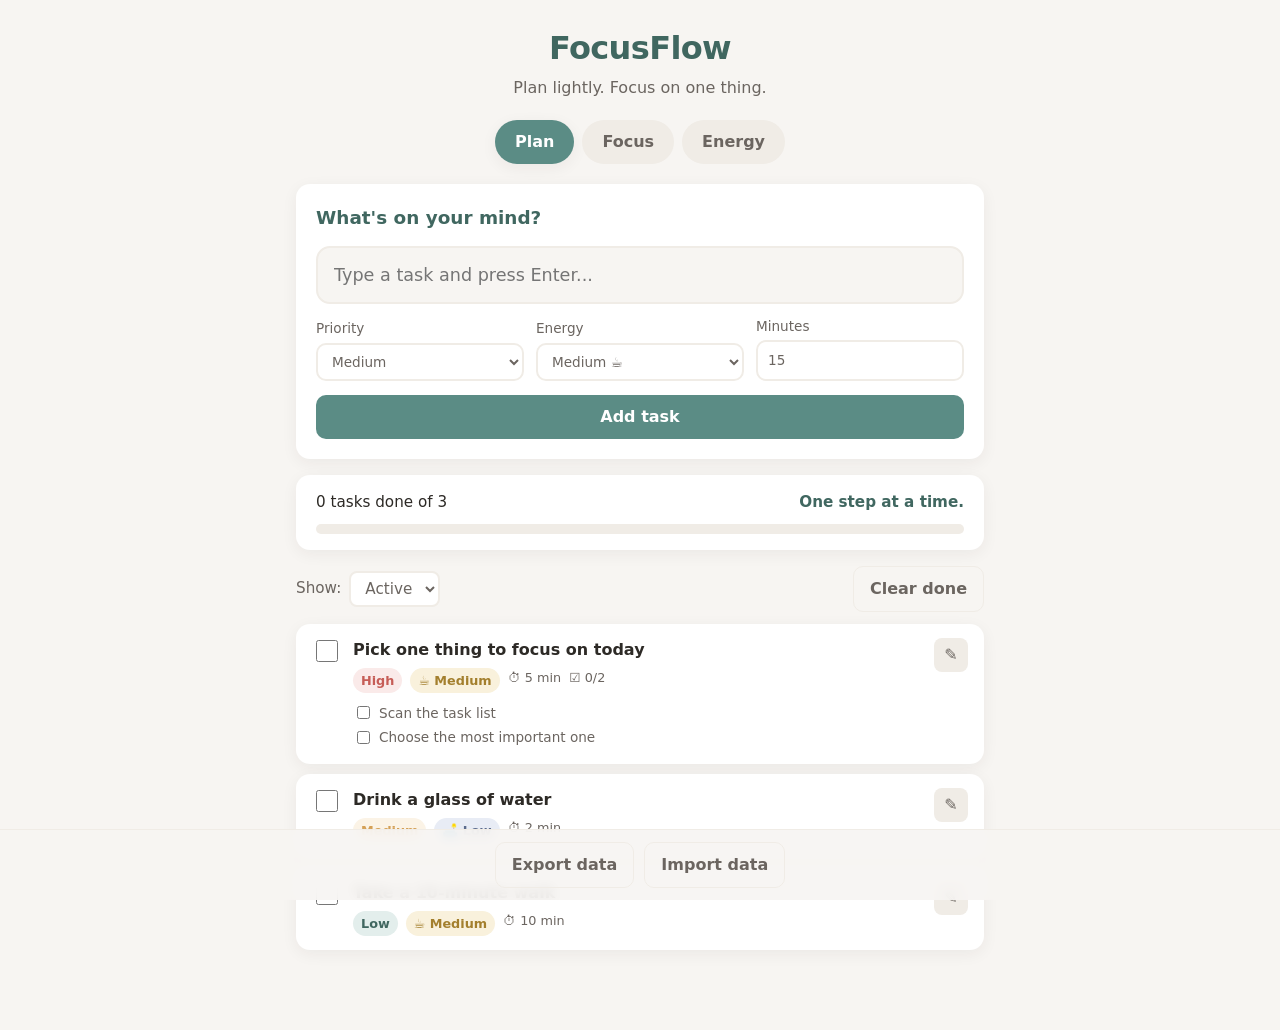
<file: projects/adhd-planner/index.html>
<!DOCTYPE html>
<html lang="en">
<head>
  <meta charset="UTF-8">
  <meta name="viewport" content="width=device-width, initial-scale=1.0">
  <title>FocusFlow — ADHD Planner</title>
  <link rel="stylesheet" href="styles.css">
</head>
<body>
  <div class="app">
    <header class="app-header">
      <h1>FocusFlow</h1>
      <p class="tagline">Plan lightly. Focus on one thing.</p>
    </header>

    <nav class="tabs" role="tablist" aria-label="App views">
      <button class="tab active" data-view="plan" role="tab" aria-selected="true">Plan</button>
      <button class="tab" data-view="focus" role="tab" aria-selected="false">Focus</button>
      <button class="tab" data-view="energy" role="tab" aria-selected="false">Energy</button>
    </nav>

    <main id="main">
      <!-- Plan View -->
      <section id="plan-view" class="view active" aria-labelledby="plan-tab">
        <div class="card capture-card">
          <h2>What's on your mind?</h2>
          <form id="add-form" class="add-form">
            <input
              type="text"
              id="new-task-title"
              class="big-input"
              placeholder="Type a task and press Enter..."
              autocomplete="off"
              aria-label="New task"
            />
            <div class="task-options">
              <label>
                Priority
                <select id="new-task-priority" aria-label="Priority">
                  <option value="3">High</option>
                  <option value="2" selected>Medium</option>
                  <option value="1">Low</option>
                </select>
              </label>
              <label>
                Energy
                <select id="new-task-energy" aria-label="Energy level">
                  <option value="high">High 🔥</option>
                  <option value="medium" selected>Medium ☕</option>
                  <option value="low">Low 🛋️</option>
                </select>
              </label>
              <label>
                Minutes
                <input type="number" id="new-task-duration" min="1" max="480" value="15" aria-label="Estimated minutes">
              </label>
            </div>
            <button type="submit" class="btn btn-primary">Add task</button>
          </form>
        </div>

        <div class="card stats-card">
          <div class="progress-area">
            <div class="progress-text">
              <span id="progress-label">0 done</span>
              <span id="encouragement">You got this.</span>
            </div>
            <div class="progress-bar" aria-hidden="true">
              <div id="progress-fill" class="progress-fill" style="width: 0%"></div>
            </div>
          </div>
        </div>

        <div class="toolbar">
          <label class="filter">
            Show:
            <select id="filter-status">
              <option value="active">Active</option>
              <option value="done">Done</option>
              <option value="all">All</option>
            </select>
          </label>
          <button id="clear-done" class="btn btn-ghost" type="button">Clear done</button>
        </div>

        <ul id="task-list" class="task-list"></ul>
      </section>

      <!-- Focus View -->
      <section id="focus-view" class="view" aria-labelledby="focus-tab">
        <div class="card focus-card">
          <h2>Your next step</h2>
          <div id="focus-content">
            <p class="empty">No active tasks. Add one in the Plan view.</p>
          </div>
        </div>
      </section>

      <!-- Energy View -->
      <section id="energy-view" class="view" aria-labelledby="energy-tab">
        <div class="card energy-card">
          <h2>How is your energy right now?</h2>
          <div class="energy-choices">
            <button class="energy-btn" data-energy="high" type="button">🔥 High energy</button>
            <button class="energy-btn active" data-energy="medium" type="button">☕ Medium energy</button>
            <button class="energy-btn" data-energy="low" type="button">🛋️ Low energy</button>
          </div>
          <p id="energy-summary" class="energy-summary">Showing tasks that fit medium energy.</p>
          <ul id="energy-task-list" class="task-list"></ul>
        </div>
      </section>
    </main>

    <footer class="app-footer">
      <button id="export-btn" class="btn btn-ghost" type="button">Export data</button>
      <label class="btn btn-ghost file-btn">
        Import data
        <input type="file" id="import-btn" accept="application/json" hidden>
      </label>
    </footer>
  </div>

  <!-- Edit / break-down modal -->
  <dialog id="task-modal" class="modal">
    <form method="dialog" class="modal-form">
      <h2>Edit task</h2>
      <input type="text" id="edit-title" class="big-input" required>
      <div class="task-options">
        <label>
          Priority
          <select id="edit-priority">
            <option value="3">High</option>
            <option value="2">Medium</option>
            <option value="1">Low</option>
          </select>
        </label>
        <label>
          Energy
          <select id="edit-energy">
            <option value="high">High</option>
            <option value="medium">Medium</option>
            <option value="low">Low</option>
          </select>
        </label>
        <label>
          Minutes
          <input type="number" id="edit-duration" min="1" max="480">
        </label>
      </div>

      <div class="subtask-area">
        <h3>Subtasks</h3>
        <ul id="edit-subtasks" class="subtask-list"></ul>
        <div class="add-subtask">
          <input type="text" id="new-subtask" placeholder="Add a small step...">
          <button type="button" id="add-subtask-btn" class="btn btn-secondary">Add</button>
        </div>
      </div>

      <div class="modal-actions">
        <button type="submit" class="btn btn-primary">Save</button>
        <button type="button" id="delete-task" class="btn btn-danger">Delete</button>
        <button type="button" id="cancel-edit" class="btn btn-ghost">Cancel</button>
      </div>
    </form>
  </dialog>

  <script src="app.js"></script>
</body>
</html>
</file>
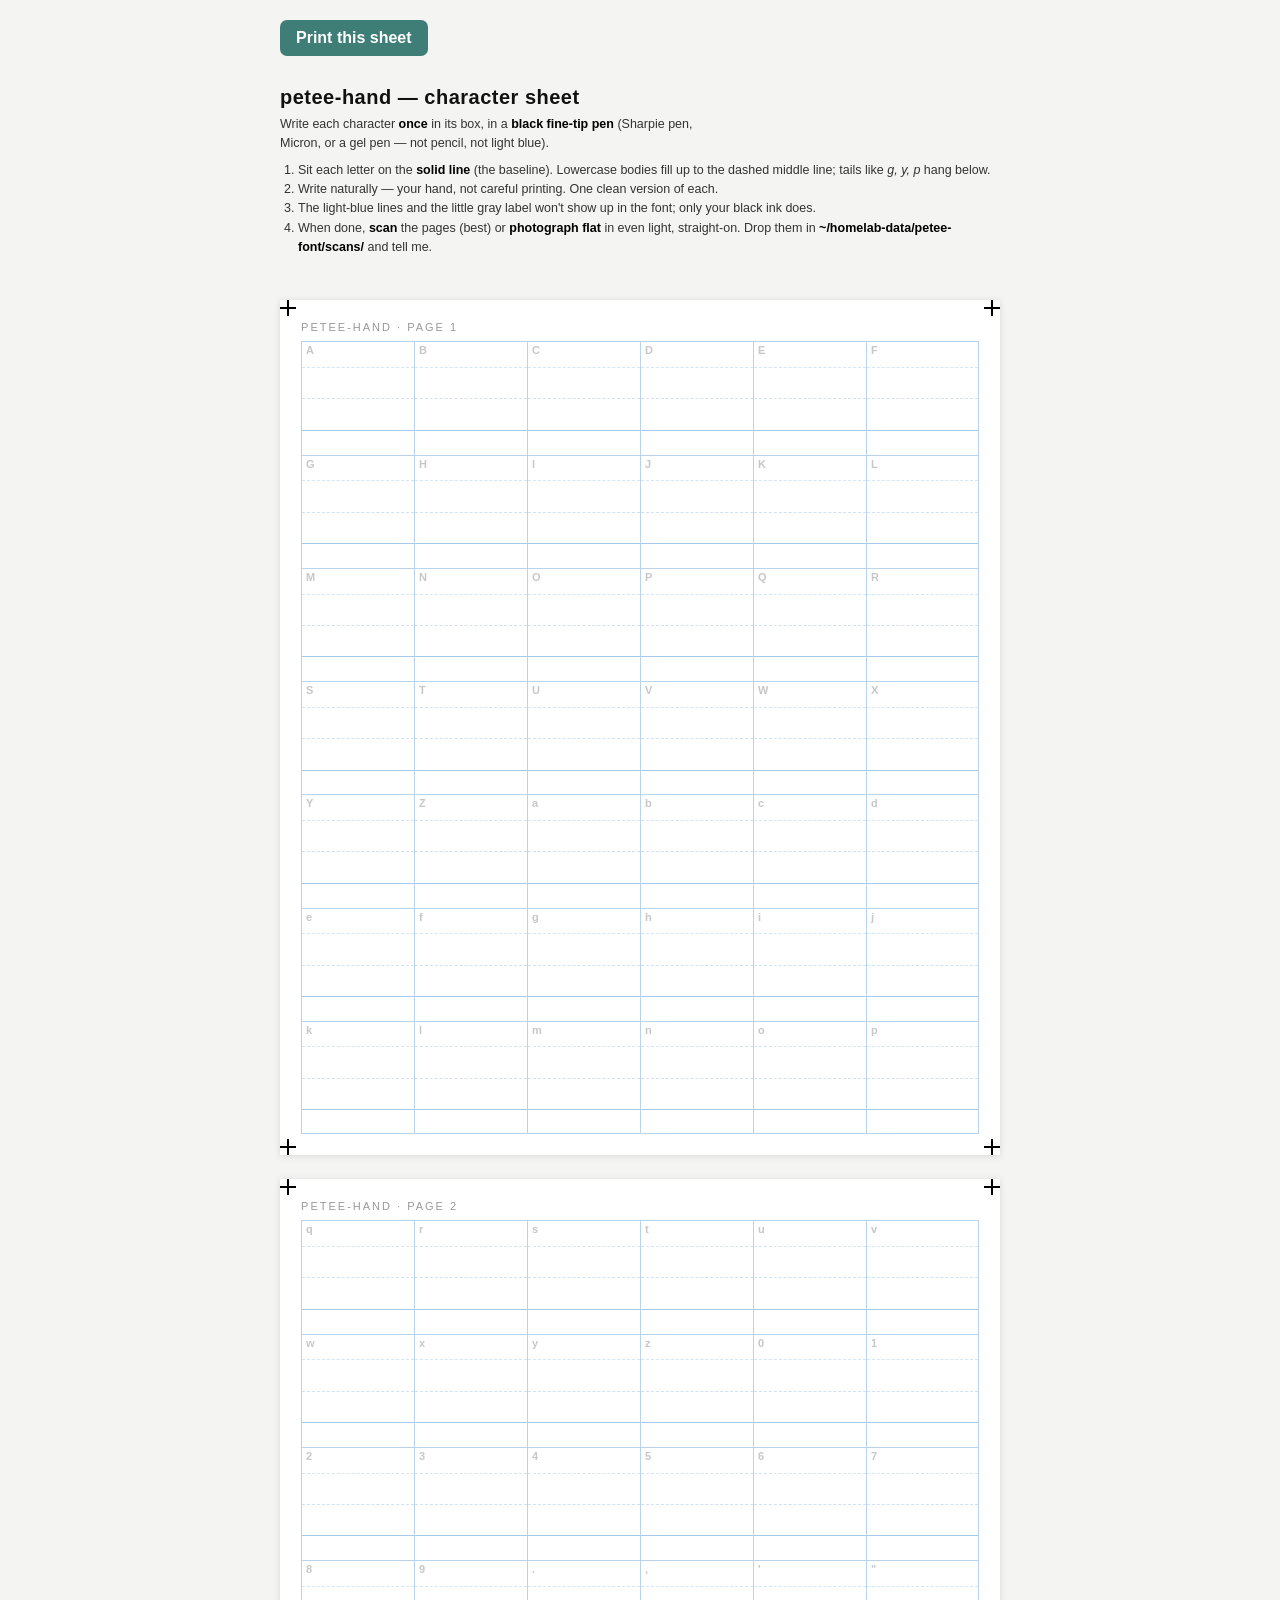
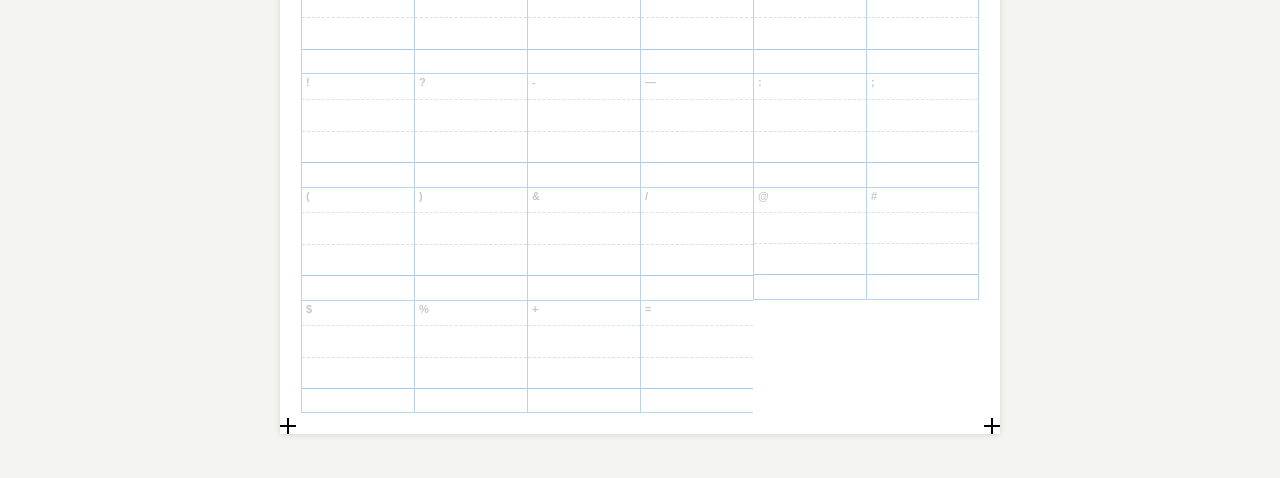
<file: homelab-data/petee-font/template.html>
<!DOCTYPE html>
<html lang="en">
<head>
<meta charset="utf-8">
<title>petee-hand · character sheet</title>
<style>
  @page { size: letter portrait; margin: 0.5in; }
  * { box-sizing: border-box; margin: 0; padding: 0; }
  body { font-family: -apple-system, "Helvetica Neue", Arial, sans-serif; color: #111; }

  .intro { max-width: 7.5in; margin: 0 auto 0.3in; padding: 14px 0; }
  .intro h1 { font-size: 20px; letter-spacing: 0.5px; }
  .intro p { font-size: 12.5px; line-height: 1.5; margin-top: 6px; color: #333; max-width: 60ch; }
  .intro ol { font-size: 12.5px; line-height: 1.55; margin: 8px 0 0 18px; color: #333; }
  .intro b { color: #000; }

  .sheet {
    position: relative;
    width: 7.5in;
    margin: 0 auto;
    padding: 0.22in;
    page-break-after: always;
  }
  .sheet-label {
    font-size: 11px; letter-spacing: 2px; text-transform: uppercase;
    color: #999; margin-bottom: 8px;
  }

  /* black registration crosses — survive thresholding, used to deskew + crop */
  .reg { position: absolute; width: 16px; height: 16px; }
  .reg::before, .reg::after { content: ""; position: absolute; background: #000; }
  .reg::before { left: 7px; top: 0; width: 2px; height: 16px; }
  .reg::after  { top: 7px; left: 0; height: 2px; width: 16px; }
  .reg.tl { top: 0; left: 0; }
  .reg.tr { top: 0; right: 0; }
  .reg.bl { bottom: 0; left: 0; }
  .reg.br { bottom: 0; right: 0; }

  .grid { display: grid; grid-template-columns: repeat(6, 1fr); gap: 0; }

  .cell {
    position: relative;
    height: 1.18in;
    border: 1px solid #b9d4ea;          /* light blue — dropped in preprocessing */
    border-right: 0; border-bottom: 0;
  }
  .grid .cell:nth-child(6n) { border-right: 1px solid #b9d4ea; }
  .grid .cell:nth-last-child(-n+6) { border-bottom: 1px solid #b9d4ea; }

  /* writing guides — light blue, non-repro */
  .cell .cap   { position: absolute; left: 0; right: 0; top: 22%;  border-top: 1px dashed #d3e6f4; }
  .cell .xh    { position: absolute; left: 0; right: 0; top: 50%;  border-top: 1px dashed #cfe2f2; }
  .cell .base  { position: absolute; left: 0; right: 0; top: 78%;  border-top: 1px solid  #a8caea; }
  .cell .tag   { position: absolute; left: 4px; top: 2px; font-size: 11px; color: #c7c7c7; font-weight: 600; }

  @media screen {
    body { background: #f4f4f2; padding: 20px 0; }
    .sheet { background: #fff; box-shadow: 0 1px 6px rgba(0,0,0,.12); margin-bottom: 24px; }
    .noprint { max-width: 7.5in; margin: 0 auto 16px; }
    .noprint button { font: inherit; padding: 9px 16px; border-radius: 7px; border: 0; background: #3f7d77; color: #fff; font-weight: 700; cursor: pointer; }
  }
  @media print { .noprint { display: none; } }
</style>
</head>
<body>

<div class="noprint">
  <button onclick="window.print()">Print this sheet</button>
</div>

<div class="intro">
  <h1>petee-hand — character sheet</h1>
  <p>Write each character <b>once</b> in its box, in a <b>black fine-tip pen</b> (Sharpie pen, Micron, or a gel pen — not pencil, not light blue).</p>
  <ol>
    <li>Sit each letter on the <b>solid line</b> (the baseline). Lowercase bodies fill up to the dashed middle line; tails like <i>g, y, p</i> hang below.</li>
    <li>Write naturally — your hand, not careful printing. One clean version of each.</li>
    <li>The light-blue lines and the little gray label won't show up in the font; only your black ink does.</li>
    <li>When done, <b>scan</b> the pages (best) or <b>photograph flat</b> in even light, straight-on. Drop them in <b>~/homelab-data/petee-font/scans/</b> and tell me.</li>
  </ol>
</div>

<div id="sheets"></div>

<script>
  const GLYPHS = [
    ..."ABCDEFGHIJKLMNOPQRSTUVWXYZ",
    ..."abcdefghijklmnopqrstuvwxyz",
    ..."0123456789",
    ".", ",", "'", "\"", "!", "?", "-", "—", ":", ";",
    "(", ")", "&", "/", "@", "#", "$", "%", "+", "="
  ];
  const PER_PAGE = 42;            // 6 cols × 7 rows
  const host = document.getElementById("sheets");
  let page = 0;
  for (let i = 0; i < GLYPHS.length; i += PER_PAGE) {
    page++;
    const chunk = GLYPHS.slice(i, i + PER_PAGE);
    const sheet = document.createElement("div");
    sheet.className = "sheet";
    sheet.innerHTML =
      '<div class="reg tl"></div><div class="reg tr"></div>' +
      '<div class="reg bl"></div><div class="reg br"></div>' +
      '<div class="sheet-label">petee-hand · page ' + page + '</div>' +
      '<div class="grid">' + chunk.map(function (g) {
        const label = g === '"' ? '&quot;' : g === '&' ? '&amp;' : g === '<' ? '&lt;' : g;
        return '<div class="cell"><span class="cap"></span><span class="xh"></span>' +
               '<span class="base"></span><span class="tag">' + label + '</span></div>';
      }).join("") + '</div>';
    host.appendChild(sheet);
  }
</script>

</body>
</html>
</file>
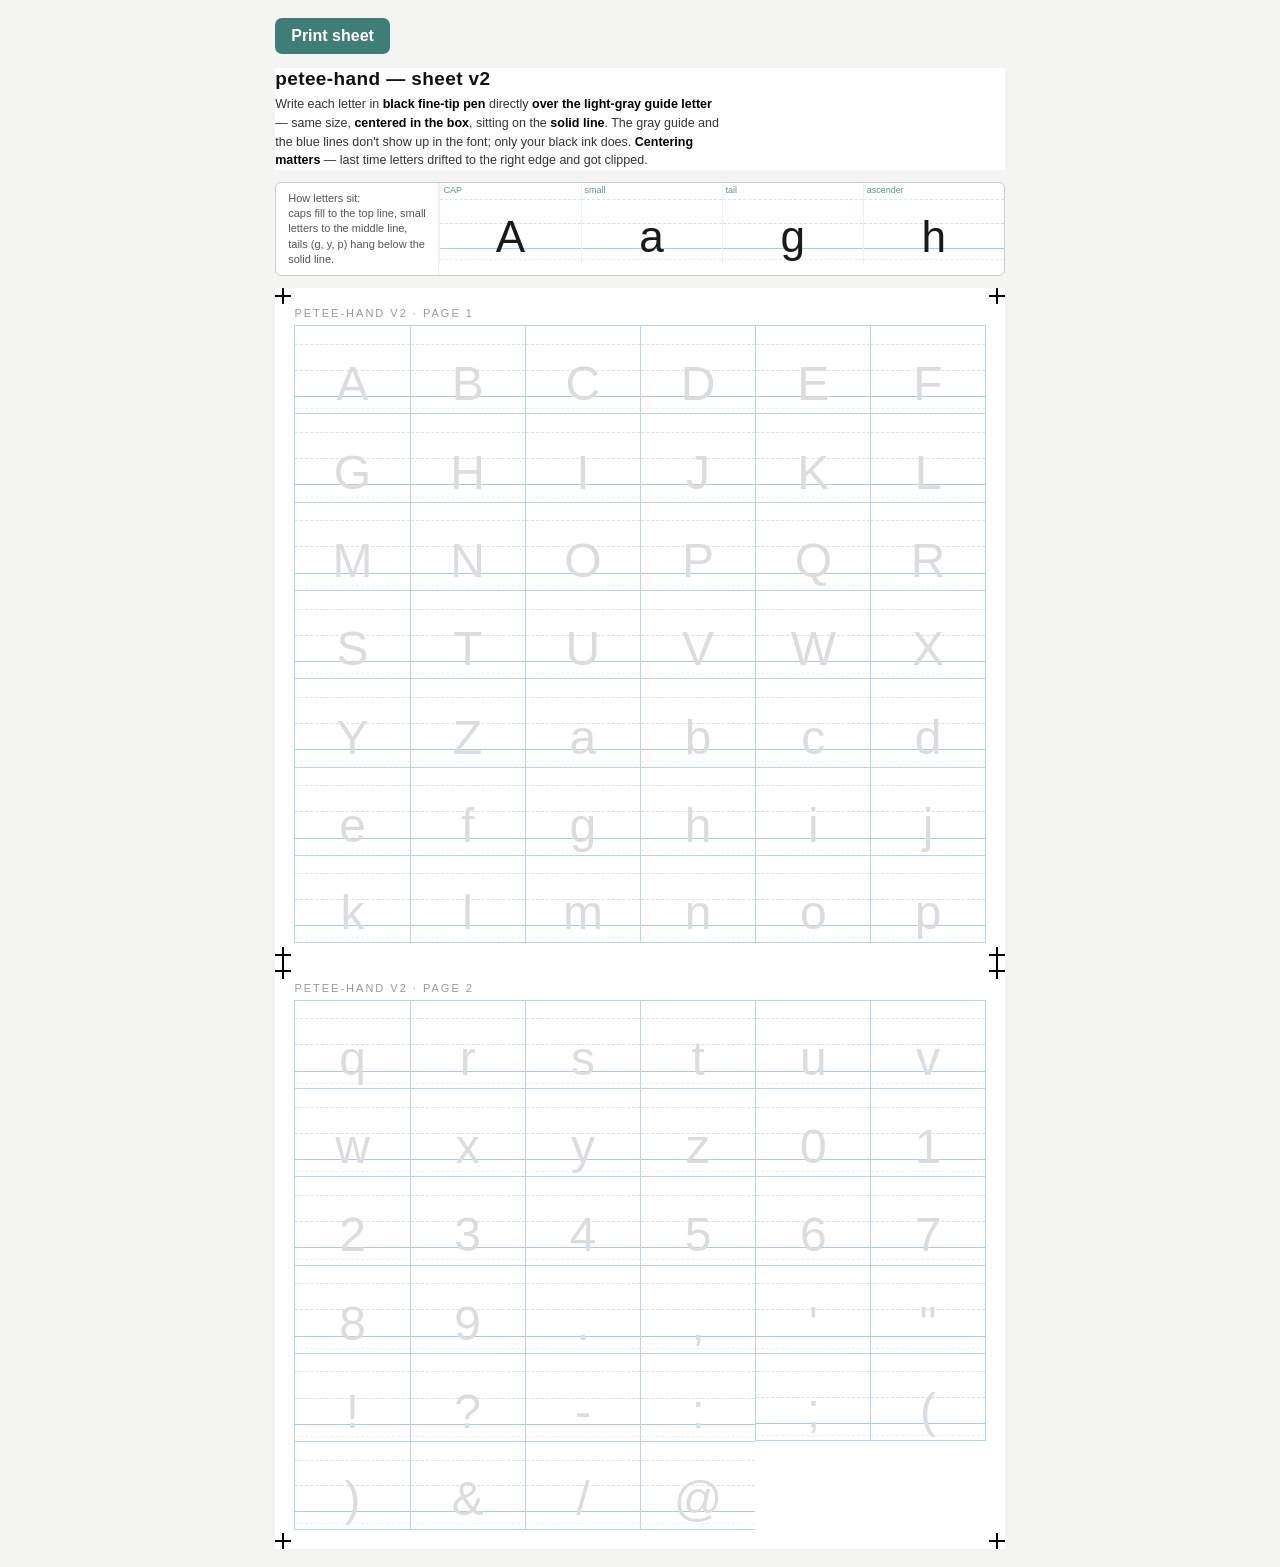
<file: homelab-data/petee-font/template2.html>
<!DOCTYPE html>
<html lang="en">
<head>
<meta charset="utf-8">
<title>petee-hand · sheet v2</title>
<style>
  @page { size: letter portrait; margin: 0.45in; }
  * { box-sizing: border-box; margin: 0; padding: 0; }
  body { font-family: "Helvetica Neue", Arial, sans-serif; color: #111; }

  .intro { max-width: 7.6in; margin: 0 auto 0.12in; }
  .intro h1 { font-size: 19px; letter-spacing: 0.4px; }
  .intro p { font-size: 12.5px; line-height: 1.5; margin-top: 5px; color: #333; max-width: 64ch; }
  .intro b { color: #000; }

  /* ---- placement legend ---- */
  .legend { max-width: 7.6in; margin: 0 auto 0.12in; border: 1px solid #ccc; border-radius: 6px;
            display: flex; align-items: stretch; }
  .legend .lab { font-size: 11px; color: #555; padding: 8px 12px; border-right: 1px solid #eee;
                 display: flex; align-items: center; width: 1.7in; line-height: 1.4; }
  .legend .demo { display: flex; flex: 1; }
  .legend .dcell { position: relative; flex: 1; height: 0.85in; border-left: 1px solid #eef; }
  .lcap  { position: absolute; left: 0; right: 0; top: 20%; border-top: 1px dashed #d3e6f4; }
  .lxh   { position: absolute; left: 0; right: 0; top: 50%; border-top: 1px dashed #cfe2f2; }
  .lbase { position: absolute; left: 0; right: 0; top: 80%; border-top: 1.5px solid #a8caea; }
  .ldesc { position: absolute; left: 0; right: 0; top: 94%; border-top: 1px dashed #e3eef6; }
  .legend .g { position: absolute; left: 0; right: 0; bottom: 6%; text-align: center;
               font-size: 0.46in; line-height: 1; color: #1a1a1a; }
  .legend .note { position: absolute; left: 3px; top: 2px; font-size: 9px; color: #4f9a92; }

  /* ---- sheet grid ---- */
  .sheet { position: relative; width: 7.6in; margin: 0 auto; padding: 0.2in; page-break-after: always; }
  .sheet-label { font-size: 11px; letter-spacing: 2px; text-transform: uppercase; color: #999; margin-bottom: 6px; }
  .reg { position: absolute; width: 16px; height: 16px; }
  .reg::before, .reg::after { content: ""; position: absolute; background: #000; }
  .reg::before { left: 7px; top: 0; width: 2px; height: 16px; }
  .reg::after  { top: 7px; left: 0; height: 2px; width: 16px; }
  .reg.tl{top:0;left:0} .reg.tr{top:0;right:0} .reg.bl{bottom:0;left:0} .reg.br{bottom:0;right:0}

  .grid { display: grid; grid-template-columns: repeat(6, 1fr); gap: 0; }
  .cell { position: relative; height: 0.92in; border: 1px solid #b9d4ea; border-right: 0; border-bottom: 0; }
  .grid .cell:nth-child(6n) { border-right: 1px solid #b9d4ea; }
  .grid .cell:nth-last-child(-n+6) { border-bottom: 1px solid #b9d4ea; }
  .cap  { position: absolute; left: 0; right: 0; top: 20%; border-top: 1px dashed #d3e6f4; }
  .xh   { position: absolute; left: 0; right: 0; top: 50%; border-top: 1px dashed #cfe2f2; }
  .base { position: absolute; left: 0; right: 0; top: 80%; border-top: 1.5px solid #a8caea; }
  .desc { position: absolute; left: 0; right: 0; top: 94%; border-top: 1px dashed #e8f1f8; }
  /* faint centred guide letter — write your own in black over it, same size + position */
  .ref  { position: absolute; left: 0; right: 0; bottom: 6%; text-align: center;
          font-size: 0.5in; line-height: 1; color: #dcdcdc; }

  @media screen {
    body { background: #f4f4f2; padding: 18px 0; }
    .sheet, .legend, .intro { background: #fff; }
    .noprint { max-width: 7.6in; margin: 0 auto 14px; }
    .noprint button { font: inherit; padding: 9px 16px; border-radius: 7px; border: 0; background: #3f7d77; color: #fff; font-weight: 700; cursor: pointer; }
  }
  @media print { .noprint { display: none; } body { background: #fff; } }
</style>
</head>
<body>

<div class="noprint"><button onclick="window.print()">Print sheet</button></div>

<div class="intro">
  <h1>petee-hand — sheet v2</h1>
  <p>Write each letter in <b>black fine-tip pen</b> directly <b>over the light-gray guide letter</b> — same size, <b>centered in the box</b>, sitting on the <b>solid line</b>. The gray guide and the blue lines don't show up in the font; only your black ink does. <b>Centering matters</b> — last time letters drifted to the right edge and got clipped.</p>
</div>

<div class="legend">
  <div class="lab">How letters sit:<br>caps fill to the top line, small letters to the middle line, tails (g, y, p) hang below the solid line.</div>
  <div class="demo">
    <div class="dcell"><span class="note">CAP</span><span class="lcap"></span><span class="lxh"></span><span class="lbase"></span><span class="ldesc"></span><span class="g">A</span></div>
    <div class="dcell"><span class="note">small</span><span class="lcap"></span><span class="lxh"></span><span class="lbase"></span><span class="ldesc"></span><span class="g">a</span></div>
    <div class="dcell"><span class="note">tail</span><span class="lcap"></span><span class="lxh"></span><span class="lbase"></span><span class="ldesc"></span><span class="g">g</span></div>
    <div class="dcell"><span class="note">ascender</span><span class="lcap"></span><span class="lxh"></span><span class="lbase"></span><span class="ldesc"></span><span class="g">h</span></div>
  </div>
</div>

<div id="sheets"></div>

<script>
  const GLYPHS = [
    ..."ABCDEFGHIJKLMNOPQRSTUVWXYZ",
    ..."abcdefghijklmnopqrstuvwxyz",
    ..."0123456789",
    ".", ",", "'", "\"", "!", "?", "-", ":", ";", "(", ")", "&", "/", "@"
  ];
  const PER_PAGE = 42, host = document.getElementById("sheets");
  let page = 0;
  for (let i = 0; i < GLYPHS.length; i += PER_PAGE) {
    page++;
    const chunk = GLYPHS.slice(i, i + PER_PAGE);
    const s = document.createElement("div");
    s.className = "sheet";
    s.innerHTML =
      '<div class="reg tl"></div><div class="reg tr"></div><div class="reg bl"></div><div class="reg br"></div>' +
      '<div class="sheet-label">petee-hand v2 · page ' + page + '</div>' +
      '<div class="grid">' + chunk.map(function (ch) {
        const ref = ch === '"' ? '&quot;' : ch === '&' ? '&amp;' : ch === '<' ? '&lt;' : ch;
        return '<div class="cell"><span class="cap"></span><span class="xh"></span>' +
               '<span class="base"></span><span class="desc"></span>' +
               '<span class="ref">' + ref + '</span></div>';
      }).join("") + '</div>';
    host.appendChild(s);
  }
</script>
</body>
</html>
</file>
<file: projects/adhd-planner/styles.css>
:root {
  --bg: #f7f5f2;
  --surface: #ffffff;
  --surface-muted: #f0ece6;
  --text: #2d2a26;
  --text-muted: #6b6560;
  --accent: #5b8c85;
  --accent-light: #e3eeec;
  --accent-dark: #406760;
  --danger: #c65d57;
  --danger-bg: #faeae9;
  --warning: #d4a056;
  --warning-bg: #fbf3e6;
  --success: #6a9e6e;
  --success-bg: #eaf4eb;
  --radius: 14px;
  --shadow: 0 4px 16px rgba(45, 42, 38, 0.06);
  --shadow-strong: 0 8px 28px rgba(45, 42, 38, 0.1);
  --font: system-ui, -apple-system, BlinkMacSystemFont, "Segoe UI", Roboto, sans-serif;
}

* {
  box-sizing: border-box;
}

html, body {
  margin: 0;
  padding: 0;
  font-family: var(--font);
  background: var(--bg);
  color: var(--text);
  line-height: 1.5;
}

button, input, select {
  font: inherit;
  color: inherit;
}

button {
  cursor: pointer;
}

.app {
  max-width: 720px;
  margin: 0 auto;
  padding: 24px 16px 80px;
}

.app-header {
  text-align: center;
  margin-bottom: 20px;
}

.app-header h1 {
  margin: 0;
  font-size: 2rem;
  letter-spacing: -0.02em;
  color: var(--accent-dark);
}

.tagline {
  margin: 4px 0 0;
  color: var(--text-muted);
}

/* Tabs */
.tabs {
  display: flex;
  gap: 8px;
  justify-content: center;
  margin-bottom: 20px;
}

.tab {
  padding: 10px 20px;
  border: none;
  border-radius: 999px;
  background: var(--surface-muted);
  color: var(--text-muted);
  font-weight: 600;
  transition: background 0.15s, color 0.15s, box-shadow 0.15s;
}

.tab:hover, .tab:focus-visible {
  background: var(--accent-light);
  color: var(--accent-dark);
}

.tab.active {
  background: var(--accent);
  color: #fff;
  box-shadow: var(--shadow);
}

/* Views */
.view {
  display: none;
  animation: fadeIn 0.2s ease;
}

.view.active {
  display: block;
}

@keyframes fadeIn {
  from { opacity: 0; transform: translateY(6px); }
  to { opacity: 1; transform: translateY(0); }
}

/* Cards */
.card {
  background: var(--surface);
  border-radius: var(--radius);
  padding: 20px;
  margin-bottom: 16px;
  box-shadow: var(--shadow);
}

.card h2 {
  margin: 0 0 14px;
  font-size: 1.15rem;
  color: var(--text);
}

/* Capture */
.capture-card h2 {
  color: var(--accent-dark);
}

.big-input {
  width: 100%;
  padding: 14px 16px;
  font-size: 1.1rem;
  border: 2px solid var(--surface-muted);
  border-radius: var(--radius);
  background: var(--bg);
  outline: none;
  transition: border-color 0.15s, box-shadow 0.15s;
}

.big-input:focus {
  border-color: var(--accent);
  box-shadow: 0 0 0 3px var(--accent-light);
}

.task-options {
  display: flex;
  flex-wrap: wrap;
  gap: 12px;
  margin-top: 12px;
  align-items: flex-end;
}

.task-options label {
  display: flex;
  flex-direction: column;
  gap: 4px;
  font-size: 0.85rem;
  color: var(--text-muted);
  flex: 1 1 120px;
}

.task-options select,
.task-options input[type="number"] {
  padding: 8px 10px;
  border: 2px solid var(--surface-muted);
  border-radius: 10px;
  background: var(--surface);
}

.task-options select:focus,
.task-options input[type="number"]:focus {
  border-color: var(--accent);
  outline: none;
}

.add-form .btn-primary {
  margin-top: 14px;
  width: 100%;
}

/* Buttons */
.btn {
  padding: 10px 16px;
  border: none;
  border-radius: 10px;
  font-weight: 600;
  transition: filter 0.15s, transform 0.05s;
}

.btn:active {
  transform: translateY(1px);
}

.btn-primary {
  background: var(--accent);
  color: #fff;
}

.btn-primary:hover, .btn-primary:focus-visible {
  filter: brightness(1.08);
}

.btn-secondary {
  background: var(--accent-light);
  color: var(--accent-dark);
}

.btn-secondary:hover, .btn-secondary:focus-visible {
  filter: brightness(0.96);
}

.btn-ghost {
  background: transparent;
  color: var(--text-muted);
  border: 1.5px solid var(--surface-muted);
}

.btn-ghost:hover, .btn-ghost:focus-visible {
  background: var(--surface-muted);
  color: var(--text);
}

.btn-danger {
  background: var(--danger-bg);
  color: var(--danger);
}

.btn-danger:hover, .btn-danger:focus-visible {
  filter: brightness(0.96);
}

/* Stats */
.stats-card {
  padding: 16px 20px;
}

.progress-area {
  display: flex;
  flex-direction: column;
  gap: 10px;
}

.progress-text {
  display: flex;
  justify-content: space-between;
  font-size: 0.95rem;
}

#encouragement {
  color: var(--accent-dark);
  font-weight: 600;
}

.progress-bar {
  height: 10px;
  background: var(--surface-muted);
  border-radius: 999px;
  overflow: hidden;
}

.progress-fill {
  height: 100%;
  background: var(--accent);
  border-radius: 999px;
  transition: width 0.3s ease;
}

/* Toolbar */
.toolbar {
  display: flex;
  justify-content: space-between;
  align-items: center;
  margin-bottom: 12px;
  gap: 12px;
  flex-wrap: wrap;
}

.filter {
  display: flex;
  align-items: center;
  gap: 8px;
  font-size: 0.95rem;
  color: var(--text-muted);
}

.filter select {
  padding: 6px 10px;
  border: 2px solid var(--surface-muted);
  border-radius: 8px;
  background: var(--surface);
}

/* Task list */
.task-list {
  list-style: none;
  margin: 0;
  padding: 0;
  display: flex;
  flex-direction: column;
  gap: 10px;
}

.task-item {
  background: var(--surface);
  border-radius: var(--radius);
  padding: 14px 16px;
  box-shadow: var(--shadow);
  display: flex;
  gap: 12px;
  align-items: flex-start;
  transition: opacity 0.2s, transform 0.15s;
}

.task-item.done {
  opacity: 0.6;
}

.task-item.done .task-title {
  text-decoration: line-through;
  color: var(--text-muted);
}

.task-checkbox {
  width: 22px;
  height: 22px;
  margin-top: 2px;
  accent-color: var(--accent);
  flex-shrink: 0;
}

.task-body {
  flex: 1;
  min-width: 0;
}

.task-title {
  font-weight: 600;
  word-break: break-word;
}

.task-meta {
  display: flex;
  flex-wrap: wrap;
  gap: 8px;
  margin-top: 6px;
  font-size: 0.8rem;
  color: var(--text-muted);
}

.badge {
  display: inline-flex;
  align-items: center;
  gap: 4px;
  padding: 3px 8px;
  border-radius: 999px;
  font-weight: 600;
}

.badge-priority-high { background: var(--danger-bg); color: var(--danger); }
.badge-priority-medium { background: var(--warning-bg); color: var(--warning); }
.badge-priority-low { background: var(--accent-light); color: var(--accent-dark); }
.badge-energy-high { background: #fde8e4; color: #b85c4e; }
.badge-energy-medium { background: #f9f1dc; color: #a37f2d; }
.badge-energy-low { background: #e8ecf5; color: #5b6b8c; }

.task-actions {
  display: flex;
  gap: 6px;
  flex-shrink: 0;
}

.icon-btn {
  width: 34px;
  height: 34px;
  display: grid;
  place-items: center;
  border: none;
  border-radius: 8px;
  background: var(--surface-muted);
  color: var(--text-muted);
  font-size: 1rem;
  transition: background 0.15s, color 0.15s;
}

.icon-btn:hover, .icon-btn:focus-visible {
  background: var(--accent-light);
  color: var(--accent-dark);
}

/* Subtasks in task item */
.subtasks-preview {
  list-style: none;
  margin: 8px 0 0;
  padding: 0;
  font-size: 0.85rem;
  color: var(--text-muted);
}

.subtasks-preview li {
  display: flex;
  align-items: center;
  gap: 6px;
  padding: 2px 0;
}

.subtasks-preview input[type="checkbox"] {
  accent-color: var(--accent);
}

.subtasks-preview .done {
  text-decoration: line-through;
}

/* Focus view */
.focus-card {
  text-align: center;
  padding: 32px 24px;
}

.focus-card h2 {
  color: var(--accent-dark);
}

.focus-task {
  background: var(--accent-light);
  border-radius: var(--radius);
  padding: 24px;
  margin-top: 16px;
}

.focus-task .task-title {
  font-size: 1.4rem;
  margin-bottom: 10px;
}

.focus-task .task-meta {
  justify-content: center;
  font-size: 0.9rem;
}

.focus-actions {
  display: flex;
  gap: 10px;
  justify-content: center;
  margin-top: 20px;
  flex-wrap: wrap;
}

.empty {
  color: var(--text-muted);
  margin: 20px 0;
}

/* Energy view */
.energy-choices {
  display: flex;
  gap: 10px;
  flex-wrap: wrap;
  margin-bottom: 14px;
}

.energy-btn {
  flex: 1 1 120px;
  padding: 12px;
  border: 2px solid var(--surface-muted);
  border-radius: var(--radius);
  background: var(--surface);
  font-weight: 600;
  transition: border-color 0.15s, background 0.15s;
}

.energy-btn:hover, .energy-btn:focus-visible {
  border-color: var(--accent);
}

.energy-btn.active {
  border-color: var(--accent);
  background: var(--accent-light);
  color: var(--accent-dark);
}

.energy-summary {
  color: var(--text-muted);
  margin-bottom: 16px;
}

/* Footer */
.app-footer {
  position: fixed;
  bottom: 0;
  left: 0;
  right: 0;
  background: rgba(247, 245, 242, 0.92);
  backdrop-filter: blur(6px);
  border-top: 1px solid var(--surface-muted);
  padding: 12px 16px;
  display: flex;
  justify-content: center;
  gap: 10px;
}

.file-btn {
  position: relative;
}

.file-btn input[type="file"] {
  position: absolute;
  inset: 0;
  opacity: 0;
  cursor: pointer;
}

/* Modal */
.modal {
  border: none;
  border-radius: var(--radius);
  padding: 0;
  max-width: 560px;
  width: calc(100% - 32px);
  box-shadow: var(--shadow-strong);
  background: var(--surface);
}

.modal::backdrop {
  background: rgba(45, 42, 38, 0.35);
}

.modal-form {
  padding: 24px;
}

.modal-form h2 {
  margin: 0 0 16px;
  color: var(--accent-dark);
}

.modal-form h3 {
  margin: 0 0 10px;
  font-size: 1rem;
}

.subtask-area {
  margin-top: 18px;
}

.subtask-list {
  list-style: none;
  margin: 0 0 12px;
  padding: 0;
  display: flex;
  flex-direction: column;
  gap: 8px;
}

.subtask-list li {
  display: flex;
  align-items: center;
  gap: 8px;
  padding: 8px 10px;
  background: var(--bg);
  border-radius: 8px;
}

.subtask-list input[type="checkbox"] {
  accent-color: var(--accent);
}

.subtask-list span {
  flex: 1;
}

.subtask-list .done {
  text-decoration: line-through;
  color: var(--text-muted);
}

.remove-subtask {
  background: none;
  border: none;
  color: var(--danger);
  font-size: 1.1rem;
  padding: 0 4px;
}

.add-subtask {
  display: flex;
  gap: 8px;
}

.add-subtask input {
  flex: 1;
  padding: 10px 12px;
  border: 2px solid var(--surface-muted);
  border-radius: 10px;
}

.add-subtask input:focus {
  border-color: var(--accent);
  outline: none;
}

.modal-actions {
  display: flex;
  gap: 10px;
  margin-top: 22px;
  flex-wrap: wrap;
}

.modal-actions .btn {
  flex: 1 1 auto;
}

/* Utilities */
.sr-only {
  position: absolute;
  width: 1px;
  height: 1px;
  padding: 0;
  margin: -1px;
  overflow: hidden;
  clip: rect(0, 0, 0, 0);
  border: 0;
}

@media (max-width: 480px) {
  .app-header h1 { font-size: 1.6rem; }
  .task-options { flex-direction: column; }
  .task-options label { width: 100%; }
  .focus-task .task-title { font-size: 1.15rem; }
}
</file>
